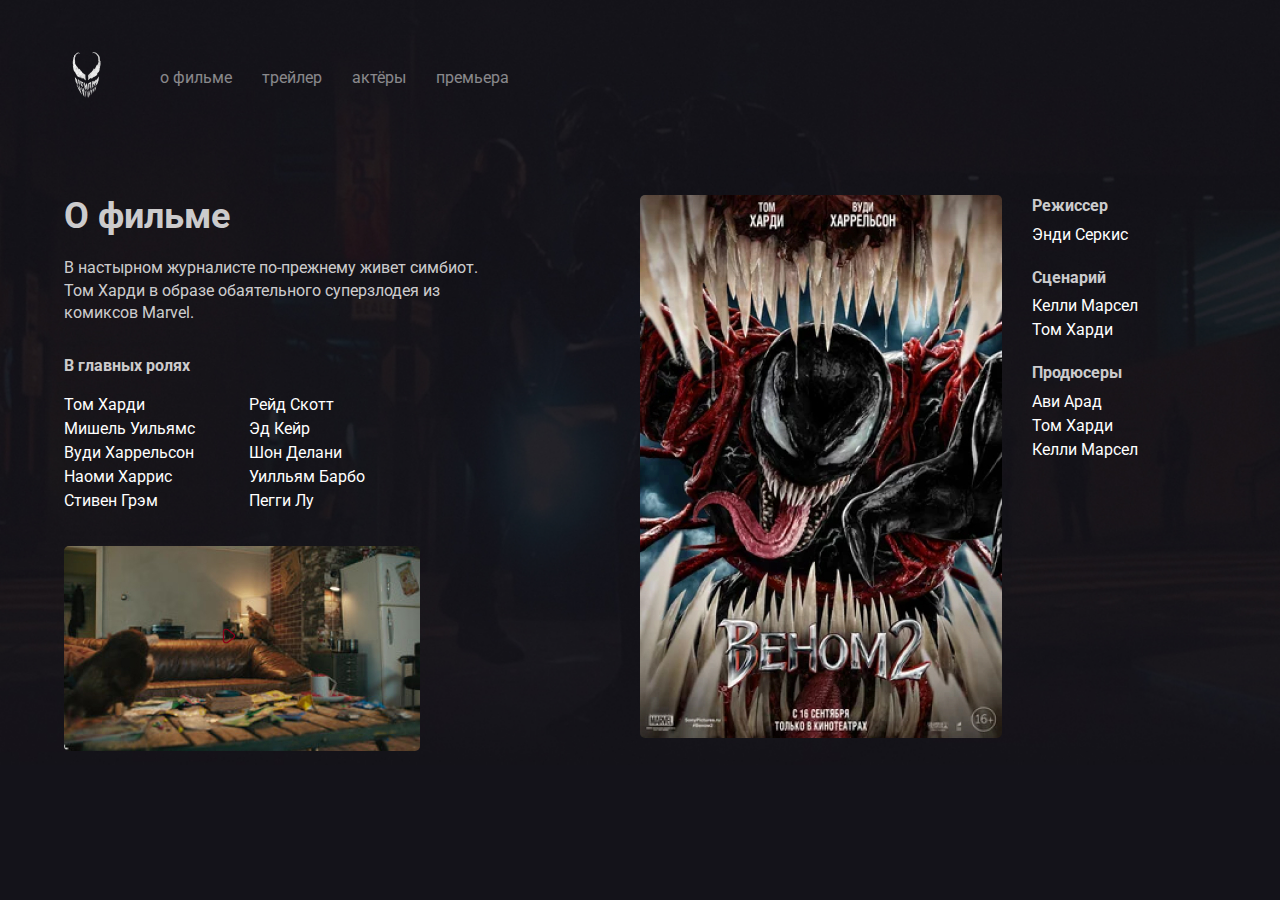
<file: about.html>
<!DOCTYPE html>
<html lang="en">
<head>
    <meta charset="UTF-8">
    <meta http-equiv="X-UA-Compatible" content="IE=edge">
    <meta name="viewport" content="width=device-width, initial-scale=1.0">
    <title>О фильме - Venom 2</title>
    <link rel="preconnect" href="https://fonts.gstatic.com">
    <link href="https://fonts.googleapis.com/css2?family=Roboto:wght@400;700&display=swap" rel="stylesheet">
    <link rel="stylesheet" href="css/style.css">
    <link rel="stylesheet" href="css/normalize.css">
</head>
<body class="primary_bg">
    <div class="container">
        <header class="header">
            <a href="index.html" class="logo_link">
                <img width="46" height="71" src="img/logo.png" alt="Тут был Веном" class="logo_image">
            </a>
            <nav class="nav">
                <button class="menu_button">
                    <span class="menu_button_text">меню</span>
                    <img src="img/menu.svg" alt="" class="menu_button_icon">
                </button>
                <button class="menu_close">
                    <span class="menu_close_text">закрыть</span>
                    <img src="img/arrow.svg" alt="Arrow" class="menu_close_icon">
                </button>
                <ul class="nav_menu">
                    <li class="nav_menu_item">
                        <a href="about.html" class="nav_menu_link">о фильме</a>
                    </li>
                    <li class="nav_menu_item">
                        <a href="trailer.html" class="nav_menu_link">трейлер</a>
                    </li>
                    <li class="nav_menu_item">
                        <a href="actors.html" class="nav_menu_link">актёры</a>
                    </li>
                    <li class="nav_menu_item">
                        <a href="premiere.html" class="nav_menu_link">премьера</a>
                    </li>
                </ul>
            </nav>
        </header>
        
        <div class="content">
            <div class="col">
                <h2 class="content_title">О фильме</h2>
                <p class="content_text">В настырном журналисте по-прежнему живет симбиот. Том Харди в образе обаятельного суперзлодея из комиксов Marvel.</p>
                <h3 class="content_subtitle">В главных ролях</h3>
                <ul class="list column-2">
                    <li class="list_item">Том Харди</li>
                    <li class="list_item">Мишель Уильямс</li>
                    <li class="list_item">Вуди Харрельсон</li>
                    <li class="list_item">Наоми Харрис</li>
                    <li class="list_item">Стивен Грэм</li>
                    <li class="list_item">Рейд Скотт</li>
                    <li class="list_item">Эд Кейр</li>
                    <li class="list_item">Шон Делани</li>
                    <li class="list_item">Уилльям Барбо</li>
                    <li class="list_item">Пегги Лу</li>
                </ul>
                <div class="trailer">
                    <a data-fancybox href="https://www.youtube.com/watch?v=rrwBnlYOp4g" class="play">
                        <img src="img/play.svg" alt="Иконка Play" class="play_icon">
                    </a>
                </div>
                <!-- /.trailer -->
            </div>
            <!-- /.col -->
            <div class="col">
                <div class="poster_wrapper">
                    <img src="img/poster.jpg" alt="Постер фильма Веном 2" class="poster">
                    <div class="creators">
                        <h3 class="content_subtitle">Режиссер</h3>
                        <ul class="list">
                            <li class="list_item">Энди Серкис</li>
                        </ul>
                        <h3 class="content_subtitle">Сценарий</h3>
                        <ul class="list">
                            <li class="list_item">Келли Марсел</li>
                            <li class="list_item">Том Харди</li>
                        </ul>
                        <h3 class="content_subtitle">Продюсеры</h3>
                        <ul class="list">
                            <li class="list_item">Ави Арад</li>
                            <li class="list_item">Том Харди</li>
                            <li class="list_item">Келли Марсел</li>
                        </ul>
                    </div>
                </div>
                <!-- /.creators -->
            </div>
            <!-- /.col -->
        </div>
        <!-- /.content -->
        <script src="js/main.js"></script>
</body>
</html>
</file>
<file: css/style.css>
body {
    background: #14131A;
    color: #FFF;
    font-family: Roboto;
}
img {
    max-width: 100%;
}
.container {
    /* max-width: 1140px; */
    margin: auto;
    width: 90%;
}
.header {
    display: flex;
    align-items: center;
    padding-top: 40px;
    margin-bottom: 80px;
}
.venom {
    position: absolute;
    right: 0;
    top: 0;
    max-width: 728px;
    width: 50%;
}
.logo_link {
    display: inline-block;
    margin-right: 50px;
}
.nav_menu {
    margin: 0;
    padding: 0;
    list-style: none;
    display: flex;
}
.nav_menu_item {
    margin-right: 30px;
}
.nav_menu_link {
    text-decoration: none;
    color: rgba(255, 255, 255, 0.5);
}
.movie_date {
    display: block;
    font-size: 24px;
    line-height: 28px;
    margin-bottom: 2%;
    color: rgba(255, 255, 255, 0.8);
}
.movie_description {
    margin-top: 3%;
    max-width: 423px;
    font-size: 16px;
    line-height: 140%;
    color: rgba(255, 255, 255, 0.8);
}
.movie__logo {
    width: 70%;
}
.button {
    padding: 15px 30px;
    border: none;
    border-radius: 5px;
    text-decoration: none;
    cursor: pointer;
}
.button_icon, .button_text {
    display: inline-block;
    vertical-align: middle;
}
.button_text {
    font-size: 14px;
    line-height: 16px;
    margin-left: 10px;
}
.button_primary {
    color: #8D0019;
}
.button_link {
    color: #FFF;
}
.button_group {
    margin-top: 5%;
}
.blood {
    background: url("../img/blood.png") no-repeat top right / 70%, 
    #14131A url('../img/background.jpg') no-repeat center center / 100%;
}
.primary_bg {
    background: #14131A url('../img/background.jpg') no-repeat center center / 100%;
}
.content {
    display: flex;
}
.col {
    flex-basis: 50%;
}
.content_title {
    font-size: 36px;
    line-height: 42px;
    color: rgba(255, 255, 255, 0.8);
    margin-bottom: 20px;
    margin-top: 0px;
}
.content_text {
    font-size: 16px;
    line-height: 140%;
    color: rgba(255, 255, 255, 0.8);
    max-width: 423px;
    margin-bottom: 30px;
}
.content_subtitle {
    font-size: 16px;
    line-height: 140%;
    color: rgba(255, 255, 255, 0.8);
    margin-bottom: 15px;
    margin-top: 0;
}
.content .list {
    list-style: none;
    padding: 0;
}
.list_item {
    line-height: 1.5;
}
.column-2 {
    -webkit-column-count: 2;
    -moz-column-count: 2;
    column-count: 2;
    -webkit-column-gap: 20px;
    -moz-column-gap: 20px;
    column-gap: 20px;
    max-width: 350px;
}
.content .trailer {
    width: 356px;
    height: 205px;
    background: url(../img/trailer-cover.jpg) no-repeat center / contain;
    border-radius: 5px;
    display: flex;
    align-items: center;
    justify-content: center;
    margin-top: 33px;
}
.trailer .play {
    width: 45px;
    height: 45px;
    border-radius: 50%;
    border: none;
}
.trailer .play_icon {
    transform: translate(1px, 2px);
    cursor: pointer;
}
.poster_wrapper {
    display: flex;
    align-items: start;
}
.poster {
    width: 362px;
    border-radius: 5px;
    margin-right: 30px;
}
.poster_wrapper .content_subtitle {
    margin-bottom: 5px;
}
.poster_wrapper .list {
    margin: 0;
    margin-bottom: 20px;
}
.menu_button {
    display: none;
}
.menu_close {
    display: none;
}
@media (max-width: 1024px) {
    .content {
        flex-direction: column;
        padding-bottom: 5%;
    }
    .col {
        margin-bottom: 5%;
    }
    .header {
        margin-bottom: 4%;
    }
}
@media (max-width: 768px) {
    .blood {
        background: #14131A;
    }
    .venom {
        top: 10%;
    }
    .movie {
        margin-bottom: 20%;
    }
}
@media (max-width: 576px) {
    .venom {
        top: 20%;
        width: 30%;
    }
    .nav_menu {
        position: fixed;
        left: 0;
        top: 0;
        width: 100%;
        height: 100%;
        background-color: #fff;
        z-index: 9;
        display: flex;
        justify-content: center;
        align-items: center;
        flex-direction: column;
        transform: translateX(100%);
        transition: transform 0.2s;
    }
    .nav_menu_item {
        margin-bottom: 2%;
        margin-top: 2%;
        margin-right: 0;
    }
    .menu_close {
        position: fixed;
        opacity: 0;
        right: 25px;
        top: 65px;
        display: flex;
        align-items: center;
        z-index: 10;
        border: none;
        background-color: #fff;
        cursor: pointer;
        transform: translateX(300%);
        transition: transform 0.2s;
        transition-delay: 0.4s;
    }
    .is_active {
        transform: translateX(0%);
        opacity: 1;
    }
    .menu_close_text {
        margin-right: 10px;
    }
    .nav_menu_link {
        color: #14131A;
    }
    .nav {
        margin-left: auto;
    }
    .menu_button {
        display: flex;
        align-items: center;
        justify-content: center;
        padding: 10px;
        border: none;
        background-color: #14131A;
        cursor: pointer;
        color: #fff;
    }
    .menu_button_text {
        margin-right: 10px;
    }
    .button_group {
        display: flex;
        align-items: center;
        justify-content: center;
        flex-direction: column;
    }
    .movie_text {
        text-align: center;
    }
    .poster_wrapper {
        flex-direction: column;
    }
    .poster {
        margin-bottom: 4%;
    }
    .content .trailer {
        max-width: 350px;
        width: 100%;
    }
    .poster {
        margin-right: 0;
        width: 100%;
        max-width: 350px;
    }
    .column-2 {
        column-count: 1;
    }
}
</file>
